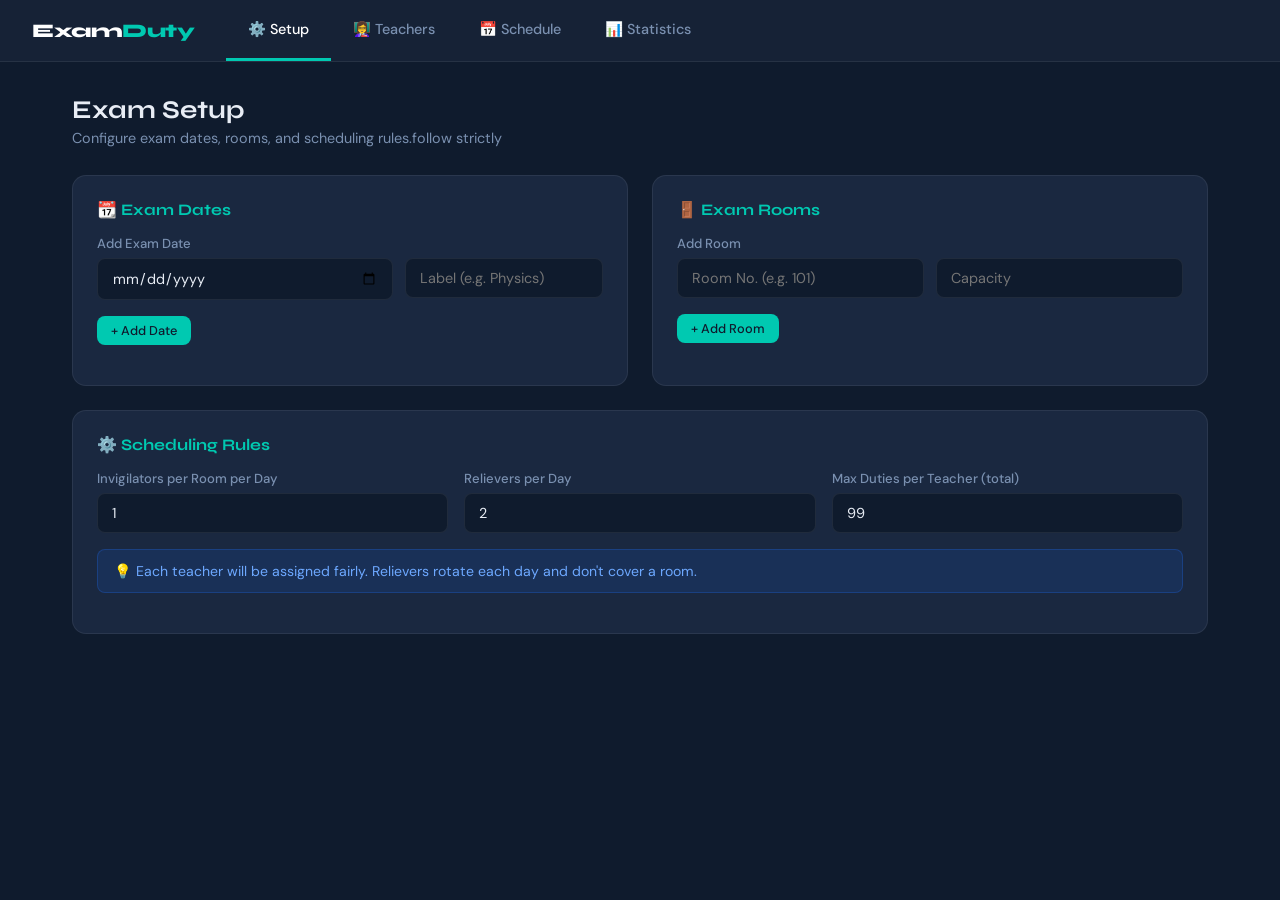
<file: index.html>
<!DOCTYPE html>
<html lang="en">
<head>
<meta charset="UTF-8"/>
<meta name="viewport" content="width=device-width, initial-scale=1.0"/>
<title>Exam Duty Scheduler</title>
<link href="https://fonts.googleapis.com/css2?family=Syne:wght@400;600;700;800&family=DM+Sans:wght@300;400;500&display=swap" rel="stylesheet"/>
<link rel="stylesheet" href="styles.css"/>
<script type="module">
  import './js/data.js';
  import './js/ui.js';
  import './js/scheduler.js';
  import './js/utils.js';
</script>
</head>
<body>

<nav>
  <div class="nav-brand">Exam<span>Duty</span></div>
  <button class="tab-btn active" onclick="showPage('setup')">⚙️ Setup</button>
  <button class="tab-btn" onclick="showPage('teachers')">👩‍🏫 Teachers</button>
  <button class="tab-btn" onclick="showPage('schedule')">📅 Schedule</button>
  <button class="tab-btn" onclick="showPage('stats')">📊 Statistics</button>
</nav>

<!-- ===== SETUP PAGE ===== -->
<div class="page active" id="page-setup">
  <h2>Exam Setup</h2>
  <p class="subtitle">Configure exam dates, rooms, and scheduling rules.follow strictly</p>

  <div class="two-col">
    <div class="card">
      <div class="card-title">📆 Exam Dates</div>
      <div class="form-group">
        <label>Add Exam Date</label>
        <div class="form-row">
          <div class="form-group" style="flex:1.5">
            <input type="date" id="examDate" />
          </div>
          <div class="form-group">
            <input type="text" id="examLabel" placeholder="Label (e.g. Physics)" />
          </div>
        </div>
        <button class="btn btn-teal btn-sm" onclick="addDate()">+ Add Date</button>
      </div>
      <div id="dateList"></div>
    </div>

    <div class="card">
      <div class="card-title">🚪 Exam Rooms</div>
      <div class="form-group">
        <label>Add Room</label>
        <div class="form-row">
          <div class="form-group">
            <input type="text" id="roomNum" placeholder="Room No. (e.g. 101)" />
          </div>
          <div class="form-group">
            <input type="number" id="roomCap" placeholder="Capacity" min="1"/>
          </div>
        </div>
        <button class="btn btn-teal btn-sm" onclick="addRoom()">+ Add Room</button>
      </div>
      <div id="roomList"></div>
    </div>
  </div>

  <div class="card" style="margin-top:24px;">
    <div class="card-title">⚙️ Scheduling Rules</div>
    <div class="three-col">
      <div class="form-group">
        <label>Invigilators per Room per Day</label>
        <input type="number" id="invPerRoom" value="1" min="1" max="5"/>
      </div>
      <div class="form-group">
        <label>Relievers per Day</label>
        <input type="number" id="relieversPerDay" value="2" min="1" max="10"/>
      </div>
      <div class="form-group">
        <label>Max Duties per Teacher (total)</label>
        <input type="number" id="maxDuties" value="99" min="1"/>
      </div>
    </div>
    <div class="alert alert-info">
      💡 Each teacher will be assigned fairly. Relievers rotate each day and don't cover a room.
    </div>
  </div>
</div>

<!-- ===== TEACHERS PAGE ===== -->
<div class="page" id="page-teachers">
  <h2>Teacher Management</h2>
  <p class="subtitle">Add and manage teachers who will be assigned exam duties.</p>

  <div class="two-col">
    <div class="card">
      <div class="card-title">➕ Add Teacher</div>
      <div class="form-group">
        <label>Full Name</label>
        <input type="text" id="tName" placeholder="e.g. Dr. Priya Sharma"/>
      </div>
      <div class="form-row">
        <div class="form-group">
          <label>Department</label>
          <input type="text" id="tDept" placeholder="e.g. Mathematics"/>
        </div>
        <div class="form-group">
          <label>Designation</label>
          <input type="text" id="tDesig" placeholder="e.g. Professor"/>
        </div>
      </div>
      <div class="form-group">
        <label>Email</label>
        <input type="email" id="tEmail" placeholder="teacher@college.edu"/>
      </div>
      <div class="form-group">
        <label>Leave Dates (comma separated, yyyy-mm-dd)</label>
        <input type="text" id="tLeave" placeholder="2025-05-10, 2025-05-12"/>
      </div>
      <button class="btn btn-primary" onclick="addTeacher()" style="width:100%;margin-top:4px;">Add Teacher</button>
    </div>

    <div>
      <div class="stat-grid">
        <div class="stat-card">
          <div class="stat-num" id="totalTeachers" style="color:var(--teal)">0</div>
          <div class="stat-label">Total Teachers</div>
        </div>
        <div class="stat-card">
          <div class="stat-num" id="totalDepts" style="color:var(--gold)">0</div>
          <div class="stat-label">Departments</div>
        </div>
      </div>
      <div class="card">
        <div class="card-title">👥 Teacher List</div>
        <div id="teacherList"><p style="color:var(--muted);font-size:0.88rem;">No teachers added yet.</p></div>
      </div>
    </div>
  </div>
</div>

<!-- ===== SCHEDULE PAGE ===== -->
<div class="page" id="page-schedule">
  <h2>Exam Duty Schedule</h2>
  <p class="subtitle">Auto-generate fair duty assignments for all exam days.</p>

  <div class="btn-group" style="margin-bottom:24px;">
<button class="btn btn-gold" onclick="generateSchedule(parseInt(document.getElementById('invPerRoom').value || 1), parseInt(document.getElementById('relieversPerDay').value || 2), parseInt(document.getElementById('maxDuties').value || 99))">⚡ Generate Schedule</button>
    <button class="btn btn-primary" onclick="window.print()">🖨️ Print Schedule</button>
  </div>

  <div id="scheduleOutput">
    <div class="alert alert-info">Click "Generate Schedule" after adding teachers, dates, and rooms in Setup.</div>
  </div>
</div>

<!-- ===== STATS PAGE ===== -->
<div class="page" id="page-stats">
  <h2>Duty Statistics</h2>
  <p class="subtitle">View duty count per teacher and fairness analysis.</p>
  <div id="statsOutput">
    <div class="alert alert-info">Generate a schedule first to see statistics.</div>
  </div>
</div>

</body>
</html>
</file>
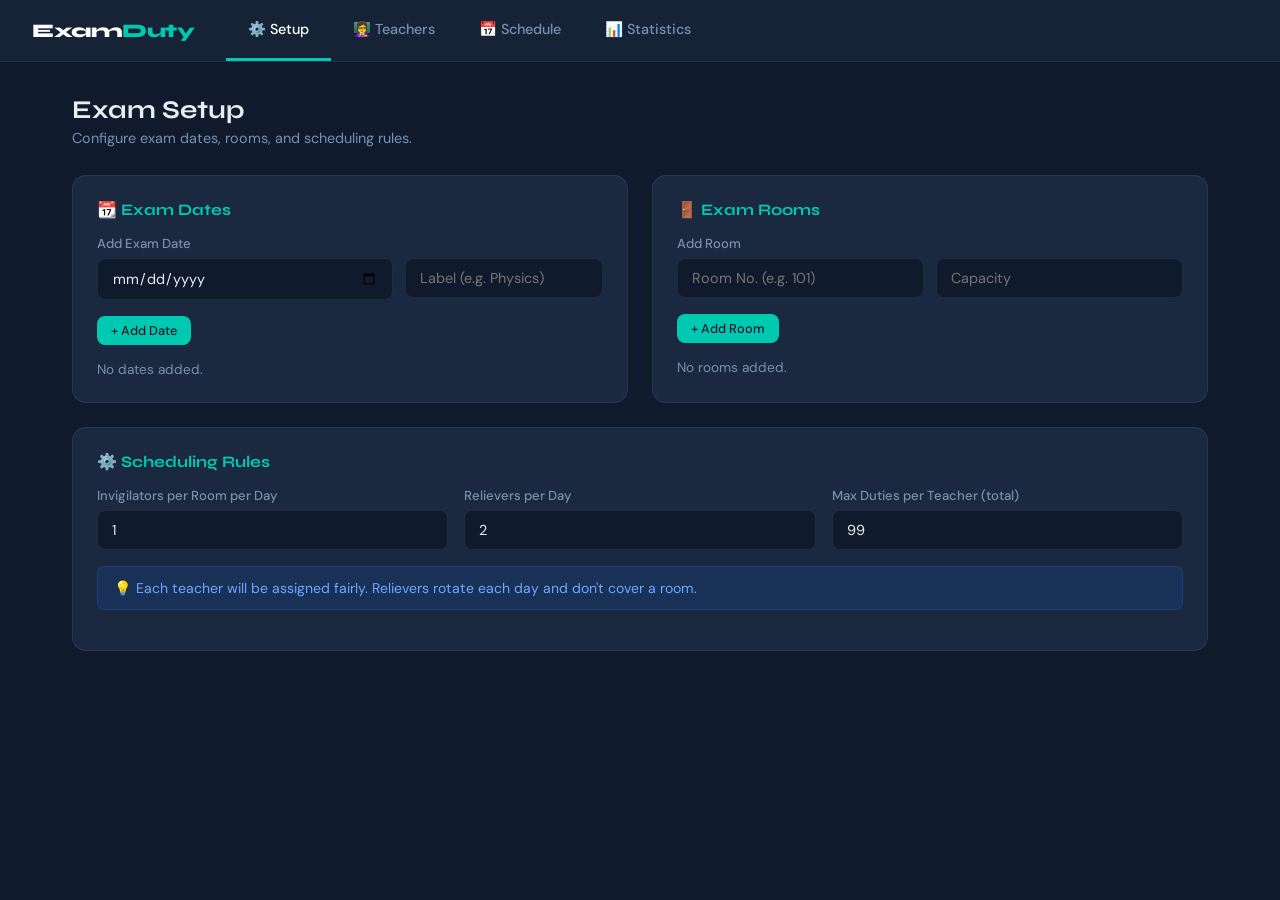
<file: exam_duty_scheduler (1).html>
<!DOCTYPE html>
<html lang="en">
<head>
<meta charset="UTF-8"/>
<meta name="viewport" content="width=device-width, initial-scale=1.0"/>
<title>Exam Duty Scheduler</title>
<link href="https://fonts.googleapis.com/css2?family=Syne:wght@400;600;700;800&family=DM+Sans:wght@300;400;500&display=swap" rel="stylesheet"/>
<style>
  :root {
    --navy: #0f1b2d;
    --navy2: #162236;
    --blue: #1e6fff;
    --teal: #00c9b1;
    --gold: #f5b942;
    --red: #ff4f5e;
    --card: #1a2840;
    --border: rgba(255,255,255,0.07);
    --text: #e8edf5;
    --muted: #7a90b0;
    --radius: 14px;
  }
  *{margin:0;padding:0;box-sizing:border-box;}
  body{background:var(--navy);color:var(--text);font-family:'DM Sans',sans-serif;min-height:100vh;}

  /* NAV */
  nav{display:flex;align-items:center;gap:0;background:var(--navy2);border-bottom:1px solid var(--border);padding:0 32px;position:sticky;top:0;z-index:100;}
  .nav-brand{font-family:'Syne',sans-serif;font-weight:800;font-size:1.2rem;color:#fff;padding:18px 0;margin-right:32px;letter-spacing:-0.5px;}
  .nav-brand span{color:var(--teal);}
  .tab-btn{font-family:'DM Sans',sans-serif;font-size:0.9rem;padding:20px 22px;border:none;background:transparent;color:var(--muted);cursor:pointer;border-bottom:3px solid transparent;transition:all .2s;font-weight:500;}
  .tab-btn.active{color:#fff;border-bottom-color:var(--teal);}
  .tab-btn:hover:not(.active){color:var(--text);}

  /* PAGE */
  .page{display:none;padding:32px;max-width:1200px;margin:0 auto;animation:fadeIn .3s ease;}
  .page.active{display:block;}
  @keyframes fadeIn{from{opacity:0;transform:translateY(8px)}to{opacity:1;transform:translateY(0)}}

  /* HEADINGS */
  h2{font-family:'Syne',sans-serif;font-size:1.6rem;font-weight:700;margin-bottom:4px;}
  .subtitle{color:var(--muted);font-size:0.9rem;margin-bottom:28px;}

  /* CARDS */
  .card{background:var(--card);border:1px solid var(--border);border-radius:var(--radius);padding:24px;}
  .card-title{font-family:'Syne',sans-serif;font-weight:700;font-size:1rem;margin-bottom:16px;color:var(--teal);}

  /* GRID LAYOUTS */
  .two-col{display:grid;grid-template-columns:1fr 1fr;gap:24px;}
  .three-col{display:grid;grid-template-columns:1fr 1fr 1fr;gap:16px;}
  @media(max-width:768px){.two-col,.three-col{grid-template-columns:1fr;}}

  /* FORM ELEMENTS */
  label{font-size:0.82rem;color:var(--muted);display:block;margin-bottom:6px;font-weight:500;}
  input,select,textarea{width:100%;background:#0f1b2d;border:1px solid var(--border);border-radius:8px;padding:10px 14px;color:var(--text);font-family:'DM Sans',sans-serif;font-size:0.9rem;outline:none;transition:border .2s;}
  input:focus,select:focus,textarea:focus{border-color:var(--teal);}
  select option{background:#0f1b2d;}
  .form-group{margin-bottom:16px;}
  .form-row{display:flex;gap:12px;}
  .form-row .form-group{flex:1;}

  /* BUTTONS */
  .btn{padding:10px 22px;border:none;border-radius:8px;cursor:pointer;font-family:'DM Sans',sans-serif;font-weight:500;font-size:0.9rem;transition:all .2s;}
  .btn-primary{background:var(--blue);color:#fff;}
  .btn-primary:hover{background:#1860e8;}
  .btn-teal{background:var(--teal);color:#0f1b2d;}
  .btn-teal:hover{background:#00b09e;}
  .btn-gold{background:var(--gold);color:#0f1b2d;}
  .btn-gold:hover{background:#e5aa35;}
  .btn-red{background:transparent;border:1px solid var(--red);color:var(--red);}
  .btn-red:hover{background:var(--red);color:#fff;}
  .btn-sm{padding:6px 14px;font-size:0.8rem;}
  .btn-group{display:flex;gap:10px;flex-wrap:wrap;margin-top:20px;}

  /* TAGS */
  .tag{display:inline-flex;align-items:center;gap:6px;padding:4px 12px;border-radius:20px;font-size:0.78rem;font-weight:500;}
  .tag-blue{background:rgba(30,111,255,0.15);color:var(--blue);border:1px solid rgba(30,111,255,0.3);}
  .tag-teal{background:rgba(0,201,177,0.12);color:var(--teal);border:1px solid rgba(0,201,177,0.25);}
  .tag-gold{background:rgba(245,185,66,0.12);color:var(--gold);border:1px solid rgba(245,185,66,0.25);}
  .tag-red{background:rgba(255,79,94,0.12);color:var(--red);border:1px solid rgba(255,79,94,0.25);}

  /* TEACHER LIST */
  .teacher-item{display:flex;align-items:center;justify-content:space-between;padding:12px 16px;background:#0f1b2d;border:1px solid var(--border);border-radius:10px;margin-bottom:8px;}
  .teacher-info{display:flex;align-items:center;gap:12px;}
  .avatar{width:36px;height:36px;border-radius:50%;display:flex;align-items:center;justify-content:center;font-family:'Syne',sans-serif;font-weight:700;font-size:0.85rem;}

  /* SCHEDULE TABLE */
  .schedule-wrap{overflow-x:auto;margin-top:20px;}
  table{width:100%;border-collapse:collapse;min-width:700px;}
  thead th{background:rgba(0,201,177,0.1);color:var(--teal);font-family:'Syne',sans-serif;font-size:0.8rem;font-weight:700;padding:12px 16px;text-align:left;border-bottom:1px solid var(--border);}
  tbody td{padding:12px 16px;border-bottom:1px solid var(--border);font-size:0.88rem;vertical-align:middle;}
  tbody tr:hover{background:rgba(255,255,255,0.02);}
  tbody tr:last-child td{border-bottom:none;}
  .duty-cell{display:flex;flex-wrap:wrap;gap:6px;}

  /* STAT CARDS */
  .stat-grid{display:grid;grid-template-columns:repeat(auto-fit,minmax(160px,1fr));gap:16px;margin-bottom:24px;}
  .stat-card{background:var(--card);border:1px solid var(--border);border-radius:var(--radius);padding:20px;text-align:center;}
  .stat-num{font-family:'Syne',sans-serif;font-size:2rem;font-weight:800;}
  .stat-label{font-size:0.78rem;color:var(--muted);margin-top:4px;}

  /* ALERT */
  .alert{padding:12px 16px;border-radius:8px;font-size:0.88rem;margin-bottom:16px;}
  .alert-info{background:rgba(30,111,255,0.12);border:1px solid rgba(30,111,255,0.25);color:#6da8ff;}
  .alert-success{background:rgba(0,201,177,0.1);border:1px solid rgba(0,201,177,0.25);color:var(--teal);}

  /* BADGE */
  .badge{width:22px;height:22px;border-radius:50%;background:var(--blue);color:#fff;font-size:0.7rem;font-weight:700;display:inline-flex;align-items:center;justify-content:center;}

  /* Print */
  @media print{
    nav,.btn,.btn-group{display:none!important;}
    body{background:#fff;color:#000;}
    .card{background:#f5f5f5;border:1px solid #ddd;}
    thead th{background:#e8e8e8;color:#333;}
    .page{display:block!important;padding:10px;}
  }
  .section-divider{height:1px;background:var(--border);margin:28px 0;}

  /* Duty count bar */
  .count-bar-wrap{display:flex;align-items:center;gap:10px;}
  .count-bar{flex:1;height:6px;background:#0f1b2d;border-radius:3px;overflow:hidden;}
  .count-bar-fill{height:100%;background:var(--teal);border-radius:3px;transition:width .4s;}
  .count-val{font-size:0.8rem;color:var(--muted);min-width:24px;text-align:right;}
</style>
</head>
<body>

<nav>
  <div class="nav-brand">Exam<span>Duty</span></div>
  <button class="tab-btn active" onclick="showPage('setup')">⚙️ Setup</button>
  <button class="tab-btn" onclick="showPage('teachers')">👩‍🏫 Teachers</button>
  <button class="tab-btn" onclick="showPage('schedule')">📅 Schedule</button>
  <button class="tab-btn" onclick="showPage('stats')">📊 Statistics</button>
</nav>

<!-- ===== SETUP PAGE ===== -->
<div class="page active" id="page-setup">
  <h2>Exam Setup</h2>
  <p class="subtitle">Configure exam dates, rooms, and scheduling rules.</p>

  <div class="two-col">
    <div class="card">
      <div class="card-title">📆 Exam Dates</div>
      <div class="form-group">
        <label>Add Exam Date</label>
        <div class="form-row">
          <div class="form-group" style="flex:1.5">
            <input type="date" id="examDate" />
          </div>
          <div class="form-group">
            <input type="text" id="examLabel" placeholder="Label (e.g. Physics)" />
          </div>
        </div>
        <button class="btn btn-teal btn-sm" onclick="addDate()">+ Add Date</button>
      </div>
      <div id="dateList"></div>
    </div>

    <div class="card">
      <div class="card-title">🚪 Exam Rooms</div>
      <div class="form-group">
        <label>Add Room</label>
        <div class="form-row">
          <div class="form-group">
            <input type="text" id="roomNum" placeholder="Room No. (e.g. 101)" />
          </div>
          <div class="form-group">
            <input type="number" id="roomCap" placeholder="Capacity" min="1"/>
          </div>
        </div>
        <button class="btn btn-teal btn-sm" onclick="addRoom()">+ Add Room</button>
      </div>
      <div id="roomList"></div>
    </div>
  </div>

  <div class="card" style="margin-top:24px;">
    <div class="card-title">⚙️ Scheduling Rules</div>
    <div class="three-col">
      <div class="form-group">
        <label>Invigilators per Room per Day</label>
        <input type="number" id="invPerRoom" value="1" min="1" max="5"/>
      </div>
      <div class="form-group">
        <label>Relievers per Day</label>
        <input type="number" id="relieversPerDay" value="2" min="1" max="10"/>
      </div>
      <div class="form-group">
        <label>Max Duties per Teacher (total)</label>
        <input type="number" id="maxDuties" value="99" min="1"/>
      </div>
    </div>
    <div class="alert alert-info">
      💡 Each teacher will be assigned fairly. Relievers rotate each day and don't cover a room.
    </div>
  </div>
</div>

<!-- ===== TEACHERS PAGE ===== -->
<div class="page" id="page-teachers">
  <h2>Teacher Management</h2>
  <p class="subtitle">Add and manage teachers who will be assigned exam duties.</p>

  <div class="two-col">
    <div class="card">
      <div class="card-title">➕ Add Teacher</div>
      <div class="form-group">
        <label>Full Name</label>
        <input type="text" id="tName" placeholder="e.g. Dr. Priya Sharma"/>
      </div>
      <div class="form-row">
        <div class="form-group">
          <label>Department</label>
          <input type="text" id="tDept" placeholder="e.g. Mathematics"/>
        </div>
        <div class="form-group">
          <label>Designation</label>
          <input type="text" id="tDesig" placeholder="e.g. Professor"/>
        </div>
      </div>
      <div class="form-group">
        <label>Email</label>
        <input type="email" id="tEmail" placeholder="teacher@college.edu"/>
      </div>
      <div class="form-group">
        <label>Leave Dates (comma separated, yyyy-mm-dd)</label>
        <input type="text" id="tLeave" placeholder="2025-05-10, 2025-05-12"/>
      </div>
      <button class="btn btn-primary" onclick="addTeacher()" style="width:100%;margin-top:4px;">Add Teacher</button>
    </div>

    <div>
      <div class="stat-grid">
        <div class="stat-card">
          <div class="stat-num" id="totalTeachers" style="color:var(--teal)">0</div>
          <div class="stat-label">Total Teachers</div>
        </div>
        <div class="stat-card">
          <div class="stat-num" id="totalDepts" style="color:var(--gold)">0</div>
          <div class="stat-label">Departments</div>
        </div>
      </div>
      <div class="card">
        <div class="card-title">👥 Teacher List</div>
        <div id="teacherList"><p style="color:var(--muted);font-size:0.88rem;">No teachers added yet.</p></div>
      </div>
    </div>
  </div>
</div>

<!-- ===== SCHEDULE PAGE ===== -->
<div class="page" id="page-schedule">
  <h2>Exam Duty Schedule</h2>
  <p class="subtitle">Auto-generate fair duty assignments for all exam days.</p>

  <div class="btn-group" style="margin-bottom:24px;">
    <button class="btn btn-gold" onclick="generateSchedule()">⚡ Generate Schedule</button>
    <button class="btn btn-primary" onclick="window.print()">🖨️ Print Schedule</button>
  </div>

  <div id="scheduleOutput">
    <div class="alert alert-info">Click "Generate Schedule" after adding teachers, dates, and rooms in Setup.</div>
  </div>
</div>

<!-- ===== STATS PAGE ===== -->
<div class="page" id="page-stats">
  <h2>Duty Statistics</h2>
  <p class="subtitle">View duty count per teacher and fairness analysis.</p>
  <div id="statsOutput">
    <div class="alert alert-info">Generate a schedule first to see statistics.</div>
  </div>
</div>

<script>
// ===== DATA STORE =====
let teachers = [];
let dates = [];
let rooms = [];
let schedule = {}; // { dateStr: { room: [teacher, ...], relievers: [teacher,...] } }

const COLORS = ['#1e6fff','#00c9b1','#f5b942','#ff4f5e','#a78bfa','#fb923c','#34d399','#f472b6','#60a5fa','#facc15'];

function shuffleArray(array) {
  for (let i = array.length - 1; i > 0; i--) {
    const j = Math.floor(Math.random() * (i + 1));
    [array[i], array[j]] = [array[j], array[i]];
  }
  return array;
}

function saveData(){localStorage.setItem('examDuty',JSON.stringify({teachers,dates,rooms,schedule}));}
function loadData(){
  const d=localStorage.getItem('examDuty');
  if(d){const p=JSON.parse(d);teachers=p.teachers||[];dates=p.dates||[];rooms=p.rooms||[];schedule=p.schedule||{};}
}

function showPage(p){
  document.querySelectorAll('.page').forEach(el=>el.classList.remove('active'));
  document.querySelectorAll('.tab-btn').forEach(el=>el.classList.remove('active'));
  document.getElementById('page-'+p).classList.add('active');
  event.target.classList.add('active');
  if(p==='stats') renderStats();
}

// ===== DATES =====
function addDate(){
  const d=document.getElementById('examDate').value;
  const l=document.getElementById('examLabel').value.trim()||'Exam';
  if(!d){alert('Please select a date.');return;}
  if(dates.find(x=>x.date===d)){alert('Date already added.');return;}
  dates.push({date:d,label:l});
  dates.sort((a,b)=>a.date.localeCompare(b.date));
  saveData();renderDates();
}
function removeDate(i){dates.splice(i,1);saveData();renderDates();}
function renderDates(){
  const el=document.getElementById('dateList');
  if(!dates.length){el.innerHTML='<p style="color:var(--muted);font-size:0.85rem;margin-top:8px;">No dates added.</p>';return;}
  el.innerHTML=dates.map((d,i)=>`
    <div class="teacher-item" style="margin-top:8px;">
      <div class="teacher-info">
        <span class="tag tag-blue">📅 ${formatDate(d.date)}</span>
        <span style="font-size:0.88rem;">${d.label}</span>
      </div>
      <button class="btn btn-red btn-sm" onclick="removeDate(${i})">✕</button>
    </div>`).join('');
}

// ===== ROOMS =====
function addRoom(){
  const n=document.getElementById('roomNum').value.trim();
  const c=parseInt(document.getElementById('roomCap').value)||30;
  if(!n){alert('Enter room number.');return;}
  if(rooms.find(r=>r.num===n)){alert('Room already added.');return;}
  rooms.push({num:n,cap:c});
  saveData();renderRooms();
}
function removeRoom(i){rooms.splice(i,1);saveData();renderRooms();}
function renderRooms(){
  const el=document.getElementById('roomList');
  if(!rooms.length){el.innerHTML='<p style="color:var(--muted);font-size:0.85rem;margin-top:8px;">No rooms added.</p>';return;}
  el.innerHTML=rooms.map((r,i)=>`
    <div class="teacher-item" style="margin-top:8px;">
      <div class="teacher-info">
        <span class="tag tag-teal">🚪 ${r.num}</span>
        <span style="font-size:0.85rem;color:var(--muted)">Cap: ${r.cap}</span>
      </div>
      <button class="btn btn-red btn-sm" onclick="removeRoom(${i})">✕</button>
    </div>`).join('');
}

// ===== TEACHERS =====
function addTeacher(){
  const name=document.getElementById('tName').value.trim();
  if(!name){alert('Enter teacher name.');return;}
  const leave=document.getElementById('tLeave').value.split(',').map(s=>s.trim()).filter(Boolean);
  teachers.push({
    id: Date.now(),
    name,
    dept: document.getElementById('tDept').value.trim()||'General',
    desig: document.getElementById('tDesig').value.trim()||'Teacher',
    email: document.getElementById('tEmail').value.trim(),
    leave,
    color: COLORS[teachers.length % COLORS.length]
  });
  document.getElementById('tName').value='';
  document.getElementById('tEmail').value='';
  document.getElementById('tLeave').value='';
  saveData();renderTeachers();
}
function removeTeacher(id){teachers=teachers.filter(t=>t.id!==id);saveData();renderTeachers();}
function renderTeachers(){
  const el=document.getElementById('teacherList');
  const statsEl=document.getElementById('totalTeachers');
  const deptsEl=document.getElementById('totalDepts');
  statsEl.textContent=teachers.length;
  deptsEl.textContent=new Set(teachers.map(t=>t.dept)).size;
  if(!teachers.length){el.innerHTML='<p style="color:var(--muted);font-size:0.88rem;">No teachers added yet.</p>';return;}
  el.innerHTML=teachers.map(t=>`
    <div class="teacher-item">
      <div class="teacher-info">
        <div class="avatar" style="background:${t.color}22;color:${t.color}">${initials(t.name)}</div>
        <div>
          <div style="font-weight:500;font-size:0.9rem;">${t.name}</div>
          <div style="color:var(--muted);font-size:0.78rem;">${t.desig} · ${t.dept}</div>
        </div>
      </div>
      <button class="btn btn-red btn-sm" onclick="removeTeacher(${t.id})">✕</button>
    </div>`).join('');
}

// ===== SCHEDULE GENERATION =====
function generateSchedule(){
  if(!teachers.length){alert('Add teachers first!');return;}
  if(!dates.length){alert('Add exam dates first!');return;}
  if(!rooms.length){alert('Add rooms first!');return;}

  const invPerRoom=parseInt(document.getElementById('invPerRoom').value)||1;
  const relievers=parseInt(document.getElementById('relieversPerDay').value)||2;
  const maxD=parseInt(document.getElementById('maxDuties').value)||99;

  // duty count tracker
  // duty and relief trackers for fairness
  const dutyCount = {};
  const reliefCount = {};
  teachers.forEach(t => {
    dutyCount[t.id] = 0;
    reliefCount[t.id] = 0;
  });

  schedule = {};

  // Fair available teachers helper: sort by specified count type (dutyCount or reliefCount)
  function availableTeachers(date, exclude=[], sortType = 'duty') {
    const countMap = sortType === 'duty' ? dutyCount : reliefCount;
    const maxLimit = sortType === 'duty' ? maxD : maxD; // symmetric
    return teachers
      .filter(t => !t.leave.includes(date) && !exclude.includes(t.id) && countMap[t.id] < maxLimit)
      .sort((a, b) => countMap[a.id] - countMap[b.id])
      .sort((a, b) => a.id - b.id); // stable tiebreaker by ID
  }

  for(const d of dates){
    schedule[d.date]={rooms:{}, relievers:[], date:d.date, label:d.label};
    let usedToday=[];

    // assign invigilators first (fair by dutyCount)
    for(const room of rooms){
      const candidates = availableTeachers(d.date, usedToday, 'duty');
      if (candidates.length < invPerRoom) console.warn(`Insufficient teachers for invigilators on ${d.date}`);
      const assigned = candidates.slice(0, invPerRoom);
      assigned.forEach(id => {
        dutyCount[id]++;
        usedToday.push(id);
      });
      schedule[d.date].rooms[room.num] = assigned;
    }

    // assign relievers second (fair by reliefCount)
    const relCandidates = availableTeachers(d.date, usedToday, 'relief');
    if (relCandidates.length < relievers) console.warn(`Insufficient teachers for relievers on ${d.date}`);
    const assignedRelievers = relCandidates.slice(0, relievers);
    assignedRelievers.forEach(id => {
      reliefCount[id]++;
      usedToday.push(id);
    });
    schedule[d.date].relievers = assignedRelievers;
  }

  saveData();
  renderSchedule(dutyCount, reliefCount);
}

function getTeacher(id){return teachers.find(t=>t.id===id);}

function renderSchedule(dutyCount, reliefCount){
  const el=document.getElementById('scheduleOutput');
  if(!Object.keys(schedule).length){el.innerHTML='<div class="alert alert-info">No schedule yet.</div>';return;}

  let html=`<div class="alert alert-success">✅ Schedule generated for ${dates.length} day(s), ${rooms.length} room(s), ${teachers.length} teacher(s).</div>`;

  for(const d of dates){
    const s=schedule[d.date];
    html+=`
    <div class="card" style="margin-bottom:20px;">
      <div style="display:flex;justify-content:space-between;align-items:center;margin-bottom:16px;">
        <div>
          <div style="font-family:'Syne',sans-serif;font-size:1.1rem;font-weight:700;">${s.label}</div>
          <div style="color:var(--muted);font-size:0.85rem;">📅 ${formatDate(d.date)}</div>
        </div>
        <span class="tag tag-teal">Day ${dates.indexOf(d)+1}</span>
      </div>
      <div class="schedule-wrap">
        <table>
          <thead><tr><th>Room No.</th><th>Capacity</th><th>Invigilator(s)</th></tr></thead>
          <tbody>
            ${rooms.map(r=>{
              const ids=s.rooms[r.num]||[];
              const tList=ids.map(id=>{const t=getTeacher(id);return t?`<span class="tag tag-blue" style="border-color:${t.color}33;color:${t.color};background:${t.color}15">${t.name}</span>`:''}).join('');
              return `<tr><td><strong>${r.num}</strong></td><td>${r.cap}</td><td><div class="duty-cell">${tList||'<span style="color:var(--muted)">Unassigned</span>'}</div></td></tr>`;
            }).join('')}
          </tbody>
        </table>
      </div>
      <div style="margin-top:16px;">
        <div style="font-size:0.82rem;color:var(--muted);margin-bottom:8px;font-weight:600;">🔄 RELIEVERS FOR THE DAY</div>
        <div class="duty-cell">
          ${(s.relievers||[]).map(id=>{const t=getTeacher(id);return t?`<span class="tag tag-gold">${t.name}</span>`:''}).join('')||'<span style="color:var(--muted)">None assigned</span>'}
        </div>
      </div>
    </div>`;
  }
  el.innerHTML=html; 
}

// ===== STATS =====
function renderStats(){
  const el=document.getElementById('statsOutput');
  if(!teachers.length||!Object.keys(schedule).length){
    el.innerHTML='<div class="alert alert-info">Generate a schedule first to see statistics.</div>';return;
  }

  // Use passed dutyCount (already computed)
  const counts = dutyCount;

  const maxCount=Math.max(...Object.values(counts),1);
  const sortedTeachers=[...teachers].sort((a,b)=>counts[b.id]-counts[a.id]);
  const totalAssigned=Object.values(counts).reduce((a,b)=>a+b,0);
  const avg=(totalAssigned/teachers.length).toFixed(1);

  let html=`
  <div class="stat-grid">
    <div class="stat-card"><div class="stat-num" style="color:var(--teal)">${dates.length}</div><div class="stat-label">Exam Days</div></div>
    <div class="stat-card"><div class="stat-num" style="color:var(--blue)">${rooms.length}</div><div class="stat-label">Rooms</div></div>
    <div class="stat-card"><div class="stat-num" style="color:var(--gold)">${teachers.length}</div><div class="stat-label">Teachers</div></div>
    <div class="stat-card"><div class="stat-num" style="color:var(--red)">${avg}</div><div class="stat-label">Avg. Duties/Teacher</div></div>
  </div>
  <div class="card">
    <div class="card-title">📊 Duties & Reliefs per Teacher</div>
    ${sortedTeachers.map(t=>`
      <div style="margin-bottom:14px;">
        <div style="display:flex;justify-content:space-between;align-items:center;margin-bottom:6px;">
          <div style="display:flex;align-items:center;gap:10px;">
            <div class="avatar" style="background:${t.color}22;color:${t.color}">${initials(t.name)}</div>
            <div>
              <div style="font-size:0.88rem;font-weight:500;">${t.name}</div>
              <div style="font-size:0.75rem;color:var(--muted)">${t.dept} | Duties: ${counts[t.id]} Reliefs: ${reliefCount[t.id]}</div>
            </div>
          </div>
          <span class="badge" style="background:var(--teal)">${counts[t.id]}</span>
        </div>
        <div class="count-bar-wrap">
          <div class="count-bar"><div class="count-bar-fill" style="width:${Math.max((counts[t.id]/maxCount)*100, 10)}%;background:var(--teal)"></div></div>
          <span class="count-val">${counts[t.id]} duties</span>
        </div>
      </div>
    `).join('')}
  </div>`;

  el.innerHTML=html;
}

// ===== UTILS =====
function initials(name){return name.split(' ').map(w=>w[0]||'').join('').substring(0,2).toUpperCase();}
function formatDate(d){const dt=new Date(d+'T00:00:00');return dt.toLocaleDateString('en-IN',{day:'2-digit',month:'short',year:'numeric'});}

// ===== INIT =====
loadData();
renderDates();
renderRooms();
renderTeachers();
</script>
</body>
</html>
</file>
<file: styles.css>
:root {
    --navy: #0f1b2d;
    --navy2: #162236;
    --blue: #1e6fff;
    --teal: #00c9b1;
    --gold: #f5b942;
    --red: #ff4f5e;
    --card: #1a2840;
    --border: rgba(255,255,255,0.07);
    --text: #e8edf5;
    --muted: #7a90b0;
    --radius: 14px;
  }
* {margin:0;padding:0;box-sizing:border-box;}
body {background:var(--navy);color:var(--text);font-family:'DM Sans',sans-serif;min-height:100vh;}
nav {display:flex;align-items:center;gap:0;background:var(--navy2);border-bottom:1px solid var(--border);padding:0 32px;position:sticky;top:0;z-index:100;}
.nav-brand {font-family:'Syne',sans-serif;font-weight:800;font-size:1.2rem;color:#fff;padding:18px 0;margin-right:32px;letter-spacing:-0.5px;}
.nav-brand span {color:var(--teal);}
.tab-btn {font-family:'DM Sans',sans-serif;font-size:0.9rem;padding:20px 22px;border:none;background:transparent;color:var(--muted);cursor:pointer;border-bottom:3px solid transparent;transition:all .2s;font-weight:500;}
.tab-btn.active {color:#fff;border-bottom-color:var(--teal);}
.tab-btn:hover:not(.active) {color:var(--text);}
.page {display:none;padding:32px;max-width:1200px;margin:0 auto;animation:fadeIn .3s ease;}
.page.active {display:block;}
@keyframes fadeIn {from{opacity:0;transform:translateY(8px)}to{opacity:1;transform:translateY(0)}}
h2 {font-family:'Syne',sans-serif;font-size:1.6rem;font-weight:700;margin-bottom:4px;}
.subtitle {color:var(--muted);font-size:0.9rem;margin-bottom:28px;}
.card {background:var(--card);border:1px solid var(--border);border-radius:var(--radius);padding:24px;}
.card-title {font-family:'Syne',sans-serif;font-weight:700;font-size:1rem;margin-bottom:16px;color:var(--teal);}
.two-col {display:grid;grid-template-columns:1fr 1fr;gap:24px;}
.three-col {display:grid;grid-template-columns:1fr 1fr 1fr;gap:16px;}
@media(max-width:768px) {.two-col,.three-col {grid-template-columns:1fr;}}
label {font-size:0.82rem;color:var(--muted);display:block;margin-bottom:6px;font-weight:500;}
input,select,textarea {width:100%;background:#0f1b2d;border:1px solid var(--border);border-radius:8px;padding:10px 14px;color:var(--text);font-family:'DM Sans',sans-serif;font-size:0.9rem;outline:none;transition:border .2s;}
input:focus,select:focus,textarea:focus {border-color:var(--teal);}
select option {background:#0f1b2d;}
.form-group {margin-bottom:16px;}
.form-row {display:flex;gap:12px;}
.form-row .form-group {flex:1;}
.btn {padding:10px 22px;border:none;border-radius:8px;cursor:pointer;font-family:'DM Sans',sans-serif;font-weight:500;font-size:0.9rem;transition:all .2s;}
.btn-primary {background:var(--blue);color:#fff;}
.btn-primary:hover {background:#1860e8;}
.btn-teal {background:var(--teal);color:#0f1b2d;}
.btn-teal:hover {background:#00b09e;}
.btn-gold {background:var(--gold);color:#0f1b2d;}
.btn-gold:hover {background:#e5aa35;}
.btn-red {background:transparent;border:1px solid var(--red);color:var(--red);}
.btn-red:hover {background:var(--red);color:#fff;}
.btn-sm {padding:6px 14px;font-size:0.8rem;}
.btn-group {display:flex;gap:10px;flex-wrap:wrap;margin-top:20px;}
.tag {display:inline-flex;align-items:center;gap:6px;padding:4px 12px;border-radius:20px;font-size:0.78rem;font-weight:500;}
.tag-blue {background:rgba(30,111,255,0.15);color:var(--blue);border:1px solid rgba(30,111,255,0.3);}
.tag-teal {background:rgba(0,201,177,0.12);color:var(--teal);border:1px solid rgba(0,201,177,0.25);}
.tag-gold {background:rgba(245,185,66,0.12);color:var(--gold);border:1px solid rgba(245,185,66,0.25);}
.tag-red {background:rgba(255,79,94,0.12);color:var(--red);border:1px solid rgba(255,79,94,0.25);}
.teacher-item {display:flex;align-items:center;justify-content:space-between;padding:12px 16px;background:#0f1b2d;border:1px solid var(--border);border-radius:10px;margin-bottom:8px;}
.teacher-info {display:flex;align-items:center;gap:12px;}
.avatar {width:36px;height:36px;border-radius:50%;display:flex;align-items:center;justify-content:center;font-family:'Syne',sans-serif;font-weight:700;font-size:0.85rem;}
.schedule-wrap {overflow-x:auto;margin-top:20px;}
table {width:100%;border-collapse:collapse;min-width:700px;}
thead th {background:rgba(0,201,177,0.1);color:var(--teal);font-family:'Syne',sans-serif;font-size:0.8rem;font-weight:700;padding:12px 16px;text-align:left;border-bottom:1px solid var(--border);}
tbody td {padding:12px 16px;border-bottom:1px solid var(--border);font-size:0.88rem;vertical-align:middle;}
tbody tr:hover {background:rgba(255,255,255,0.02);}
tbody tr:last-child td {border-bottom:none;}
.duty-cell {display:flex;flex-wrap:wrap;gap:6px;}
.stat-grid {display:grid;grid-template-columns:repeat(auto-fit,minmax(160px,1fr));gap:16px;margin-bottom:24px;}
.stat-card {background:var(--card);border:1px solid var(--border);border-radius:var(--radius);padding:20px;text-align:center;}
.stat-num {font-family:'Syne',sans-serif;font-size:2rem;font-weight:800;}
.stat-label {font-size:0.78rem;color:var(--muted);margin-top:4px;}
.alert {padding:12px 16px;border-radius:8px;font-size:0.88rem;margin-bottom:16px;}
.alert-info {background:rgba(30,111,255,0.12);border:1px solid rgba(30,111,255,0.25);color:#6da8ff;}
.alert-success {background:rgba(0,201,177,0.1);border:1px solid rgba(0,201,177,0.25);color:var(--teal);}
.badge {width:22px;height:22px;border-radius:50%;background:var(--blue);color:#fff;font-size:0.7rem;font-weight:700;display:inline-flex;align-items:center;justify-content:center;}
@media print {
  nav,.btn,.btn-group {display:none!important;}
  body {background:#fff;color:#000;}
  .card {background:#f5f5f5;border:1px solid #ddd;}
  thead th {background:#e8e8e8;color:#333;}
  .page {display:block!important;padding:10px;}
}
.section-divider {height:1px;background:var(--border);margin:28px 0;}
.count-bar-wrap {display:flex;align-items:center;gap:10px;}
.count-bar {flex:1;height:6px;background:#0f1b2d;border-radius:3px;overflow:hidden;}
.count-bar-fill {height:100%;background:var(--teal);border-radius:3px;transition:width .4s;}
.count-val {font-size:0.8rem;color:var(--muted);min-width:24px;text-align:right;}
</file>
